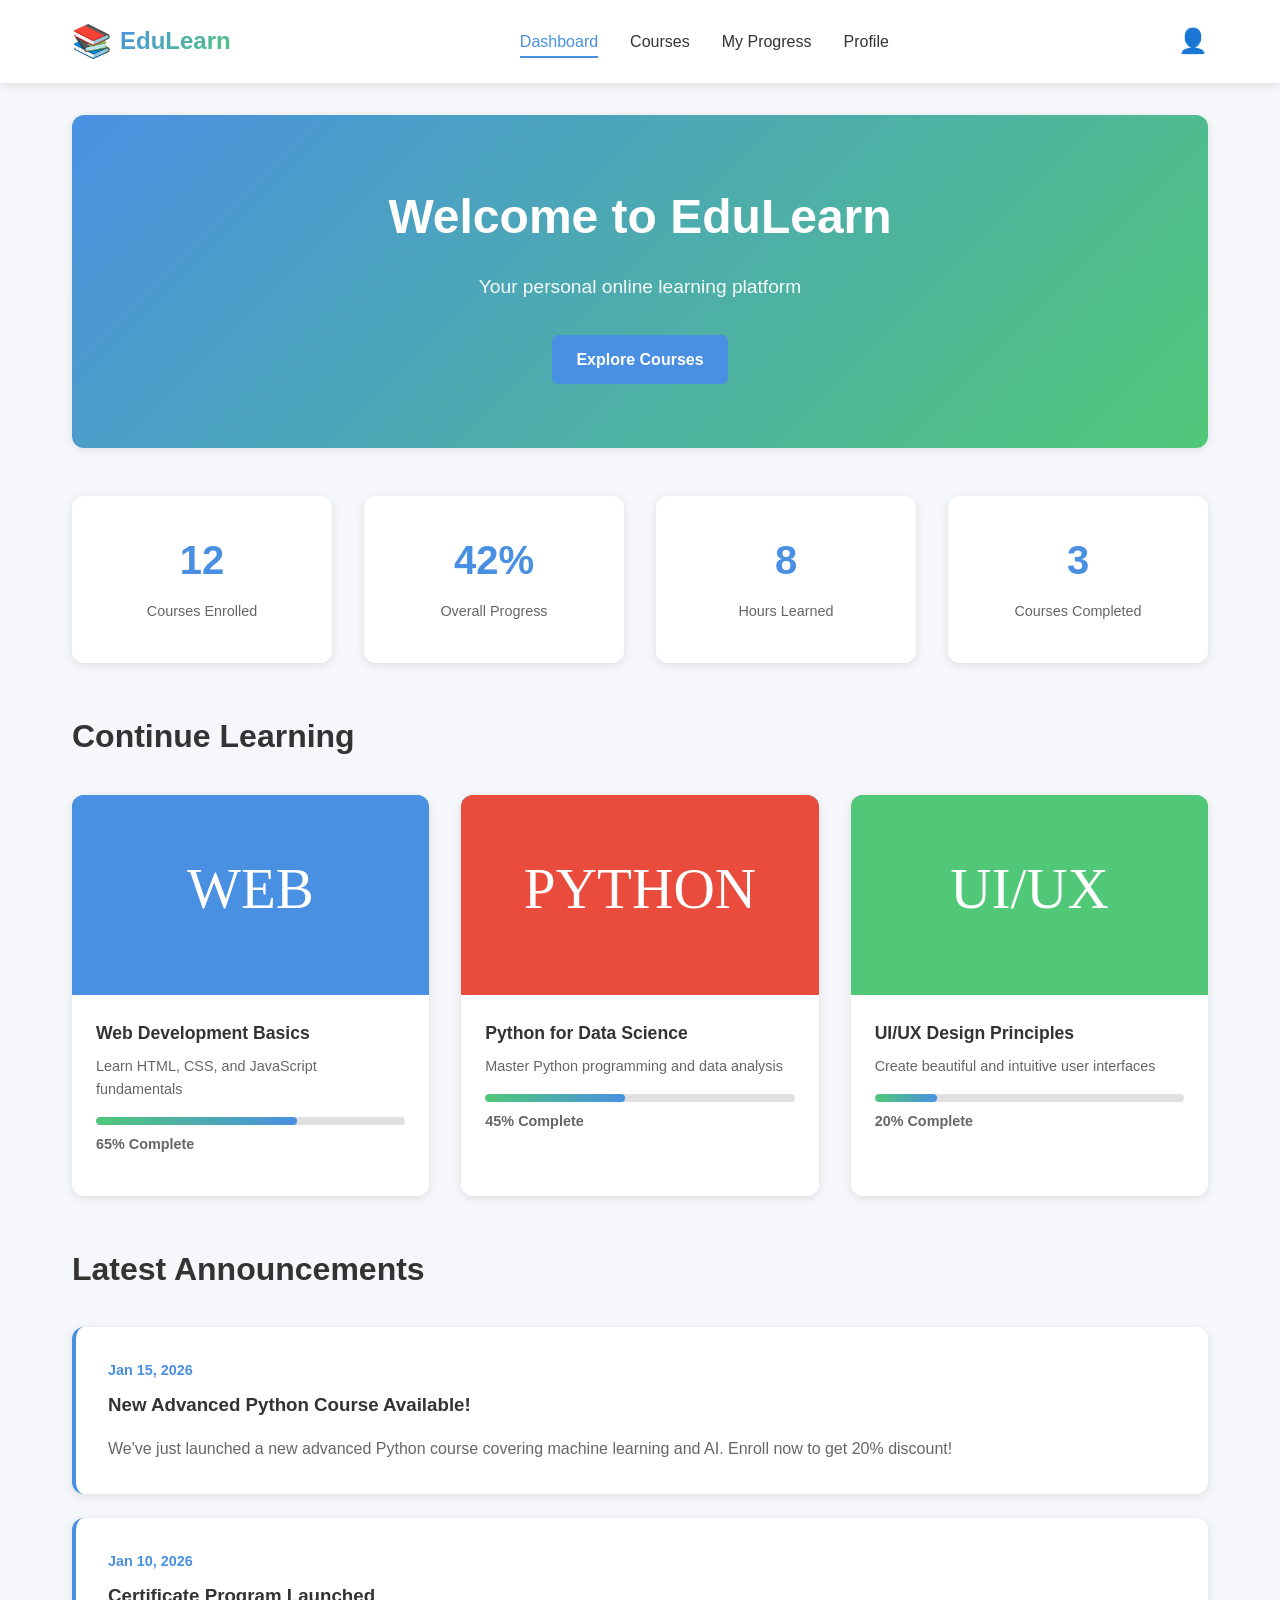
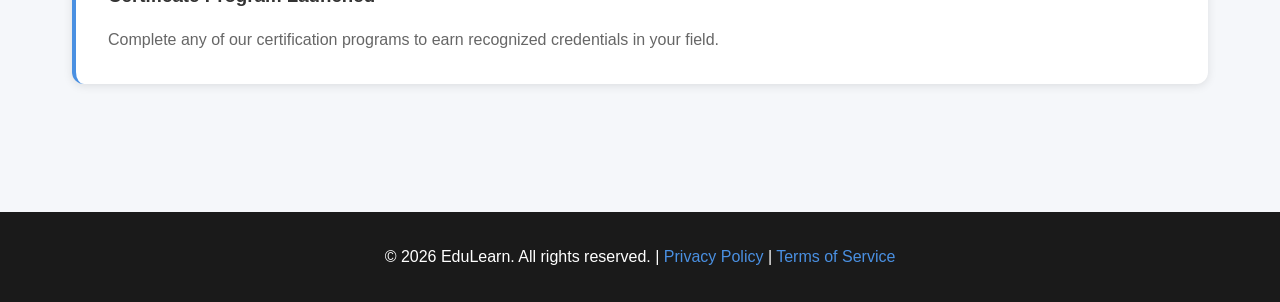
<file: index.html>
<!DOCTYPE html>
<html lang="en">
<head>
    <meta charset="UTF-8">
    <meta name="viewport" content="width=device-width, initial-scale=1.0">
    <title>EduLearn - E-Learning Platform</title>
    <link rel="stylesheet" href="styles.css">
</head>
<body>
    <nav class="navbar">
        <div class="nav-container">
            <div class="logo">
                <span class="logo-icon">📚</span>
                <span class="logo-text">EduLearn</span>
            </div>
            <ul class="nav-menu">
                <li><a href="index.html" class="active">Dashboard</a></li>
                <li><a href="courses.html">Courses</a></li>
                <li><a href="progress.html">My Progress</a></li>
                <li><a href="profile.html">Profile</a></li>
            </ul>
            <div class="user-icon">👤</div>
        </div>
    </nav>

    <main class="dashboard">
        <section class="hero">
            <div class="hero-content">
                <h1>Welcome to EduLearn</h1>
                <p>Your personal online learning platform</p>
                <a href="courses.html" class="btn btn-primary">Explore Courses</a>
            </div>
        </section>

        <section class="stats">
            <div class="stat-card">
                <div class="stat-number">12</div>
                <div class="stat-label">Courses Enrolled</div>
            </div>
            <div class="stat-card">
                <div class="stat-number">42%</div>
                <div class="stat-label">Overall Progress</div>
            </div>
            <div class="stat-card">
                <div class="stat-number">8</div>
                <div class="stat-label">Hours Learned</div>
            </div>
            <div class="stat-card">
                <div class="stat-number">3</div>
                <div class="stat-label">Courses Completed</div>
            </div>
        </section>

        <section class="recent-courses">
            <h2>Continue Learning</h2>
            <div class="courses-grid">
                <div class="course-card">
                    <div class="course-header">
                        <img src="data:image/svg+xml,%3Csvg xmlns='http://www.w3.org/2000/svg' viewBox='0 0 300 200'%3E%3Crect fill='%234A90E2' width='300' height='200'/%3E%3Ctext x='50%25' y='50%25' font-size='48' fill='white' text-anchor='middle' dominant-baseline='middle'%3EWEB%3C/text%3E%3C/svg%3E" alt="Web Development">
                    </div>
                    <div class="course-content">
                        <h3>Web Development Basics</h3>
                        <p>Learn HTML, CSS, and JavaScript fundamentals</p>
                        <div class="progress-bar">
                            <div class="progress-fill" style="width: 65%"></div>
                        </div>
                        <p class="progress-text">65% Complete</p>
                    </div>
                </div>

                <div class="course-card">
                    <div class="course-header">
                        <img src="data:image/svg+xml,%3Csvg xmlns='http://www.w3.org/2000/svg' viewBox='0 0 300 200'%3E%3Crect fill='%23E94B3C' width='300' height='200'/%3E%3Ctext x='50%25' y='50%25' font-size='48' fill='white' text-anchor='middle' dominant-baseline='middle'%3EPYTHON%3C/text%3E%3C/svg%3E" alt="Python">
                    </div>
                    <div class="course-content">
                        <h3>Python for Data Science</h3>
                        <p>Master Python programming and data analysis</p>
                        <div class="progress-bar">
                            <div class="progress-fill" style="width: 45%"></div>
                        </div>
                        <p class="progress-text">45% Complete</p>
                    </div>
                </div>

                <div class="course-card">
                    <div class="course-header">
                        <img src="data:image/svg+xml,%3Csvg xmlns='http://www.w3.org/2000/svg' viewBox='0 0 300 200'%3E%3Crect fill='%2350C878' width='300' height='200'/%3E%3Ctext x='50%25' y='50%25' font-size='48' fill='white' text-anchor='middle' dominant-baseline='middle'%3EUI/UX%3C/text%3E%3C/svg%3E" alt="UI/UX Design">
                    </div>
                    <div class="course-content">
                        <h3>UI/UX Design Principles</h3>
                        <p>Create beautiful and intuitive user interfaces</p>
                        <div class="progress-bar">
                            <div class="progress-fill" style="width: 20%"></div>
                        </div>
                        <p class="progress-text">20% Complete</p>
                    </div>
                </div>
            </div>
        </section>

        <section class="announcements">
            <h2>Latest Announcements</h2>
            <div class="announcement-card">
                <div class="announcement-date">Jan 15, 2026</div>
                <h3>New Advanced Python Course Available!</h3>
                <p>We've just launched a new advanced Python course covering machine learning and AI. Enroll now to get 20% discount!</p>
            </div>
            <div class="announcement-card">
                <div class="announcement-date">Jan 10, 2026</div>
                <h3>Certificate Program Launched</h3>
                <p>Complete any of our certification programs to earn recognized credentials in your field.</p>
            </div>
        </section>
    </main>

    <footer class="footer">
        <p>&copy; 2026 EduLearn. All rights reserved. | <a href="#">Privacy Policy</a> | <a href="#">Terms of Service</a></p>
    </footer>

    <script src="script.js"></script>
</body>
</html>
</file>
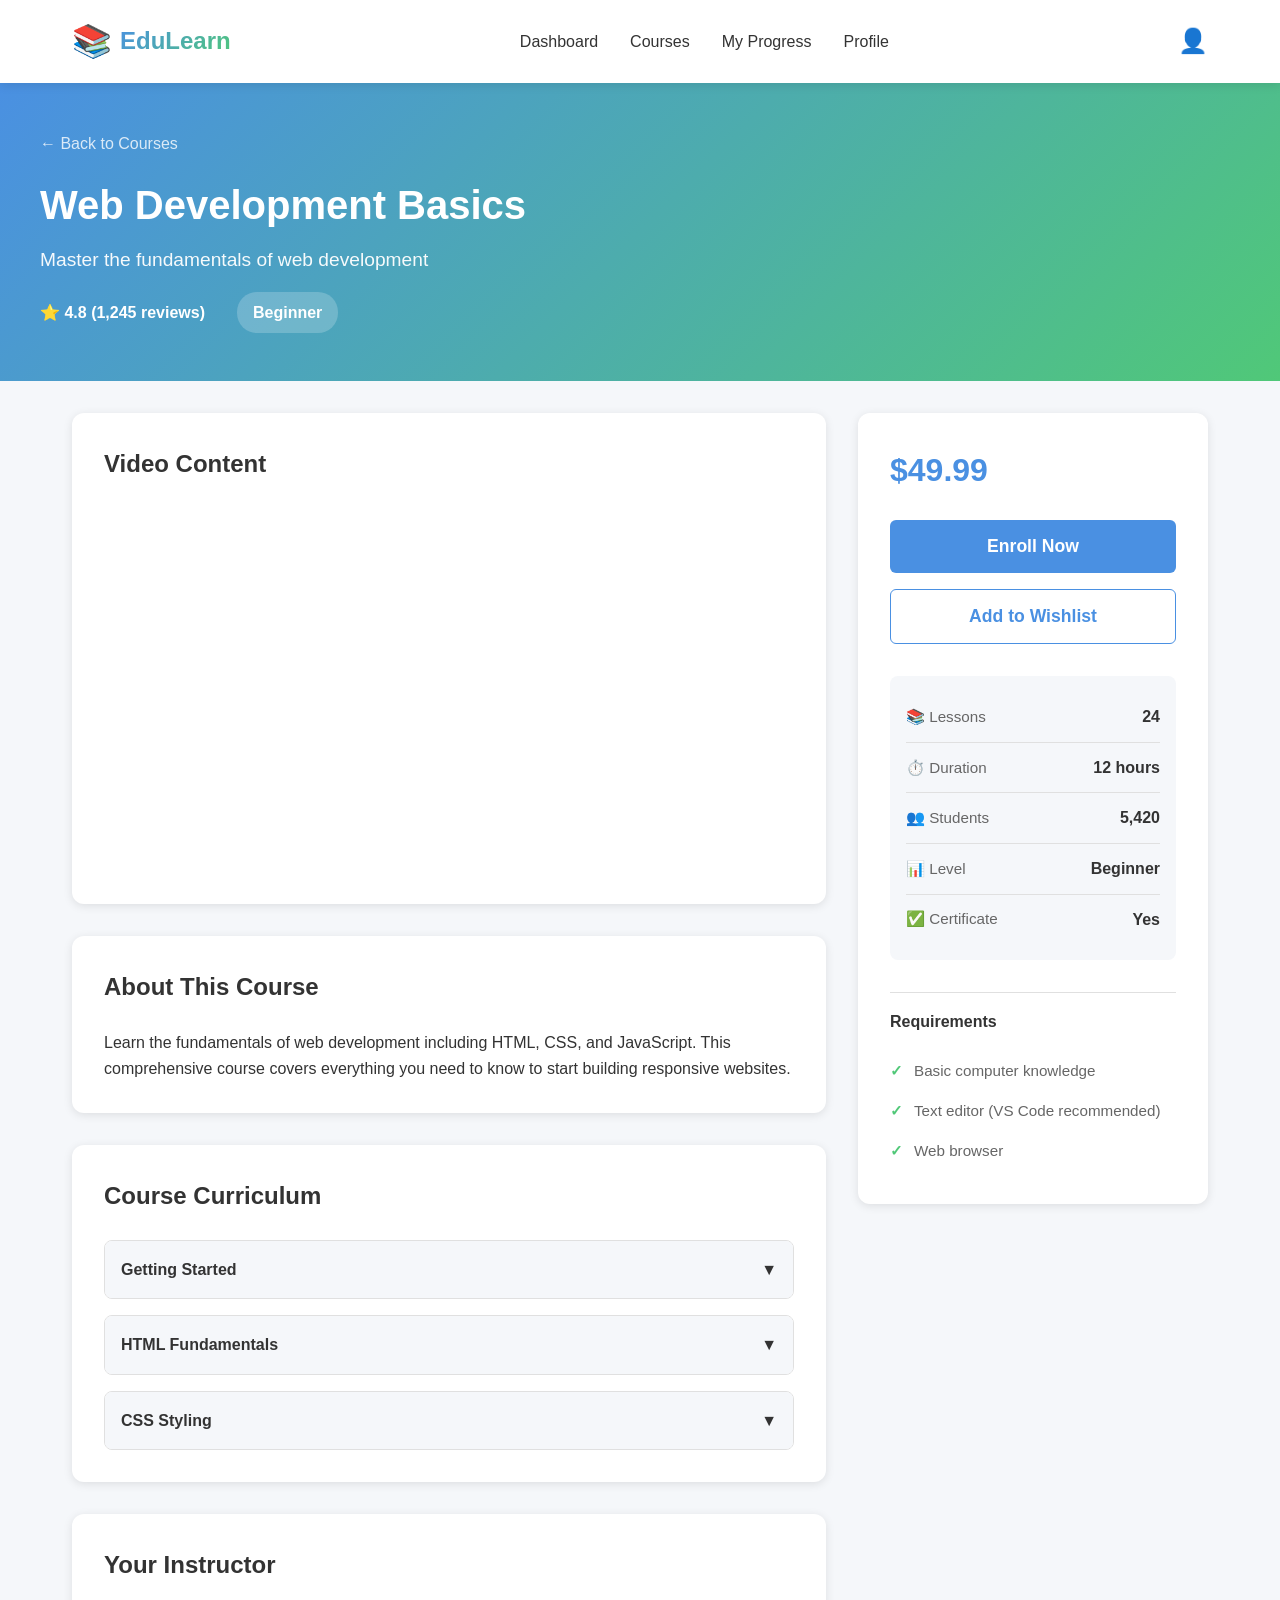
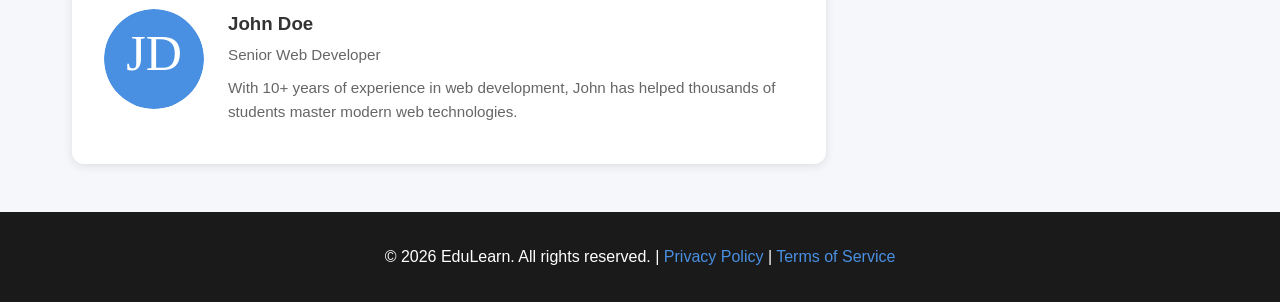
<file: course-detail.html>
<!DOCTYPE html>
<html lang="en">
<head>
    <meta charset="UTF-8">
    <meta name="viewport" content="width=device-width, initial-scale=1.0">
    <title>Course Details - EduLearn</title>
    <link rel="stylesheet" href="styles.css">
</head>
<body>
    <nav class="navbar">
        <div class="nav-container">
            <div class="logo">
                <span class="logo-icon">📚</span>
                <span class="logo-text">EduLearn</span>
            </div>
            <ul class="nav-menu">
                <li><a href="index.html">Dashboard</a></li>
                <li><a href="courses.html">Courses</a></li>
                <li><a href="progress.html">My Progress</a></li>
                <li><a href="profile.html">Profile</a></li>
            </ul>
            <div class="user-icon">👤</div>
        </div>
    </nav>

    <main class="course-detail">
        <div class="course-header-detail">
            <div class="header-content">
                <a href="courses.html" class="back-link">← Back to Courses</a>
                <h1 id="courseTitle">Web Development Basics</h1>
                <p id="courseSubtitle" class="course-subtitle">Master the fundamentals of web development</p>
                <div class="course-meta">
                    <span class="rating">⭐ 4.8 (1,245 reviews)</span>
                    <span class="level">Beginner</span>
                </div>
            </div>
        </div>

        <div class="course-detail-container">
            <div class="course-main">
                <section class="video-section">
                    <h2>Video Content</h2>
                    <div class="video-container">
                        <iframe id="courseVideo" width="100%" height="500" src="https://www.youtube.com/embed/dQw4w9WgXcQ" title="Course Video" frameborder="0" allow="accelerometer; autoplay; clipboard-write; encrypted-media; gyroscope; picture-in-picture" allowfullscreen></iframe>
                    </div>
                </section>

                <section class="course-info">
                    <h2>About This Course</h2>
                    <p id="courseDescription">Learn the fundamentals of web development including HTML, CSS, and JavaScript. This comprehensive course covers everything you need to know to start building responsive websites.</p>
                </section>

                <section class="course-curriculum">
                    <h2>Course Curriculum</h2>
                    <div class="curriculum-sections" id="curriculumSections">
                        <!-- Sections populated by JavaScript -->
                    </div>
                </section>

                <section class="instructor-section">
                    <h2>Your Instructor</h2>
                    <div class="instructor-card">
                        <img src="data:image/svg+xml,%3Csvg xmlns='http://www.w3.org/2000/svg' viewBox='0 0 100 100'%3E%3Ccircle cx='50' cy='50' r='50' fill='%234A90E2'/%3E%3Ctext x='50%25' y='50%25' font-size='50' fill='white' text-anchor='middle' dominant-baseline='middle'%3EJD%3C/text%3E%3C/svg%3E" alt="Instructor" class="instructor-avatar">
                        <div class="instructor-info">
                            <h3 id="instructorName">John Doe</h3>
                            <p id="instructorRole">Senior Web Developer</p>
                            <p id="instructorBio">With 10+ years of experience in web development, John has helped thousands of students master modern web technologies.</p>
                        </div>
                    </div>
                </section>
            </div>

            <aside class="course-sidebar">
                <div class="course-card-detail">
                    <div class="card-price">$49.99</div>
                    <button class="btn btn-primary btn-large enroll-btn-detail">Enroll Now</button>
                    <button class="btn btn-outline btn-large wishlist-btn">Add to Wishlist</button>
                    
                    <div class="course-details-list">
                        <div class="detail-item">
                            <span class="detail-label">📚 Lessons</span>
                            <span class="detail-value" id="lessonCount">24</span>
                        </div>
                        <div class="detail-item">
                            <span class="detail-label">⏱️ Duration</span>
                            <span class="detail-value" id="courseDuration">12 hours</span>
                        </div>
                        <div class="detail-item">
                            <span class="detail-label">👥 Students</span>
                            <span class="detail-value" id="studentCount">5,420</span>
                        </div>
                        <div class="detail-item">
                            <span class="detail-label">📊 Level</span>
                            <span class="detail-value" id="courseLevel">Beginner</span>
                        </div>
                        <div class="detail-item">
                            <span class="detail-label">✅ Certificate</span>
                            <span class="detail-value">Yes</span>
                        </div>
                    </div>

                    <div class="requirements">
                        <h3>Requirements</h3>
                        <ul>
                            <li>Basic computer knowledge</li>
                            <li>Text editor (VS Code recommended)</li>
                            <li>Web browser</li>
                        </ul>
                    </div>
                </div>
            </aside>
        </div>
    </main>

    <footer class="footer">
        <p>&copy; 2026 EduLearn. All rights reserved. | <a href="#">Privacy Policy</a> | <a href="#">Terms of Service</a></p>
    </footer>

    <script src="script.js"></script>
</body>
</html>
</file>
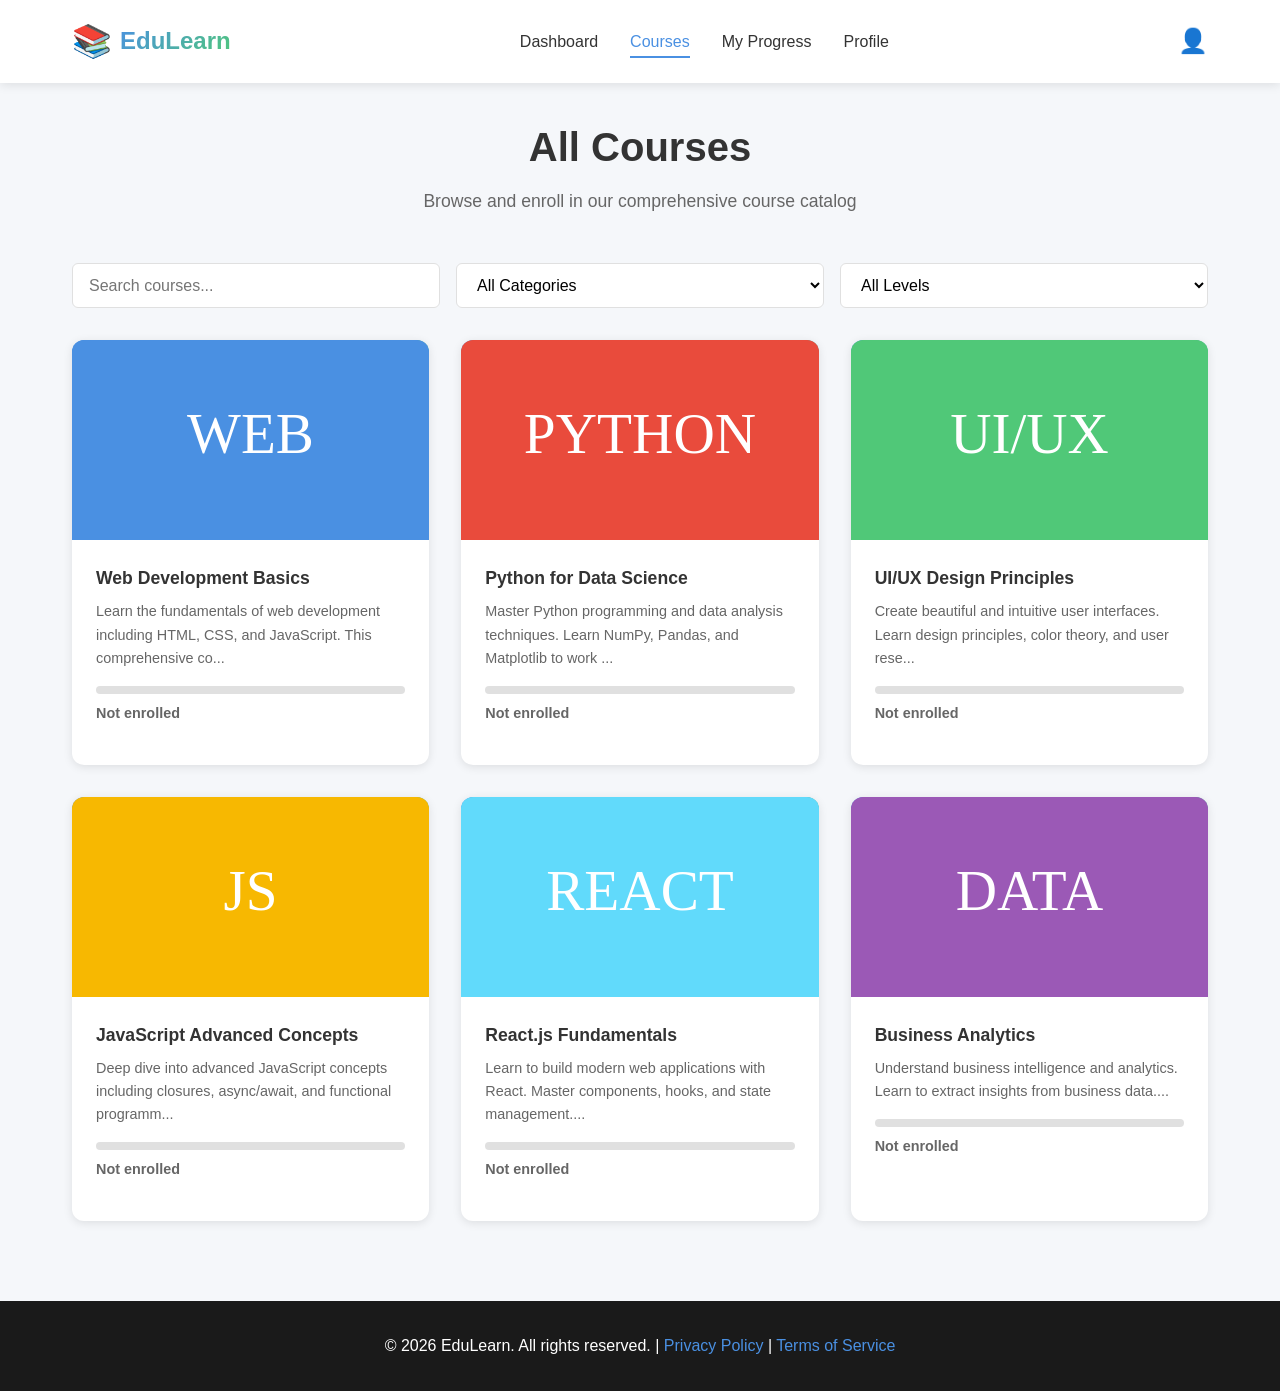
<file: courses.html>
<!DOCTYPE html>
<html lang="en">
<head>
    <meta charset="UTF-8">
    <meta name="viewport" content="width=device-width, initial-scale=1.0">
    <title>Courses - EduLearn</title>
    <link rel="stylesheet" href="styles.css">
</head>
<body>
    <nav class="navbar">
        <div class="nav-container">
            <div class="logo">
                <span class="logo-icon">📚</span>
                <span class="logo-text">EduLearn</span>
            </div>
            <ul class="nav-menu">
                <li><a href="index.html">Dashboard</a></li>
                <li><a href="courses.html" class="active">Courses</a></li>
                <li><a href="progress.html">My Progress</a></li>
                <li><a href="profile.html">Profile</a></li>
            </ul>
            <div class="user-icon">👤</div>
        </div>
    </nav>

    <main class="courses-page">
        <section class="page-header">
            <h1>All Courses</h1>
            <p>Browse and enroll in our comprehensive course catalog</p>
        </section>

        <section class="filters">
            <input type="text" id="searchInput" placeholder="Search courses..." class="search-input">
            <select id="categoryFilter" class="category-filter">
                <option value="">All Categories</option>
                <option value="web">Web Development</option>
                <option value="python">Python</option>
                <option value="design">Design</option>
                <option value="business">Business</option>
            </select>
            <select id="difficultyFilter" class="difficulty-filter">
                <option value="">All Levels</option>
                <option value="beginner">Beginner</option>
                <option value="intermediate">Intermediate</option>
                <option value="advanced">Advanced</option>
            </select>
        </section>

        <section class="courses-grid" id="coursesGrid">
            <!-- Courses will be populated by JavaScript -->
        </section>
    </main>

    <div id="courseModal" class="modal">
        <div class="modal-content">
            <span class="close">&times;</span>
            <div class="modal-header">
                <h2 id="modalTitle"></h2>
                <p id="modalCategory"></p>
            </div>
            <div class="modal-body">
                <p id="modalDescription"></p>
                <div class="modal-info">
                    <div class="info-item">
                        <strong>Instructor:</strong>
                        <span id="modalInstructor"></span>
                    </div>
                    <div class="info-item">
                        <strong>Duration:</strong>
                        <span id="modalDuration"></span>
                    </div>
                    <div class="info-item">
                        <strong>Level:</strong>
                        <span id="modalLevel"></span>
                    </div>
                    <div class="info-item">
                        <strong>Students:</strong>
                        <span id="modalStudents"></span>
                    </div>
                </div>
                <div class="modal-lessons">
                    <h3>Course Lessons</h3>
                    <ul id="lessonsList"></ul>
                </div>
            </div>
            <div class="modal-footer">
                <button class="btn btn-secondary close-btn">Close</button>
                <button class="btn btn-primary enroll-btn">Enroll Now</button>
            </div>
        </div>
    </div>

    <footer class="footer">
        <p>&copy; 2026 EduLearn. All rights reserved. | <a href="#">Privacy Policy</a> | <a href="#">Terms of Service</a></p>
    </footer>

    <script src="script.js"></script>
</body>
</html>
</file>
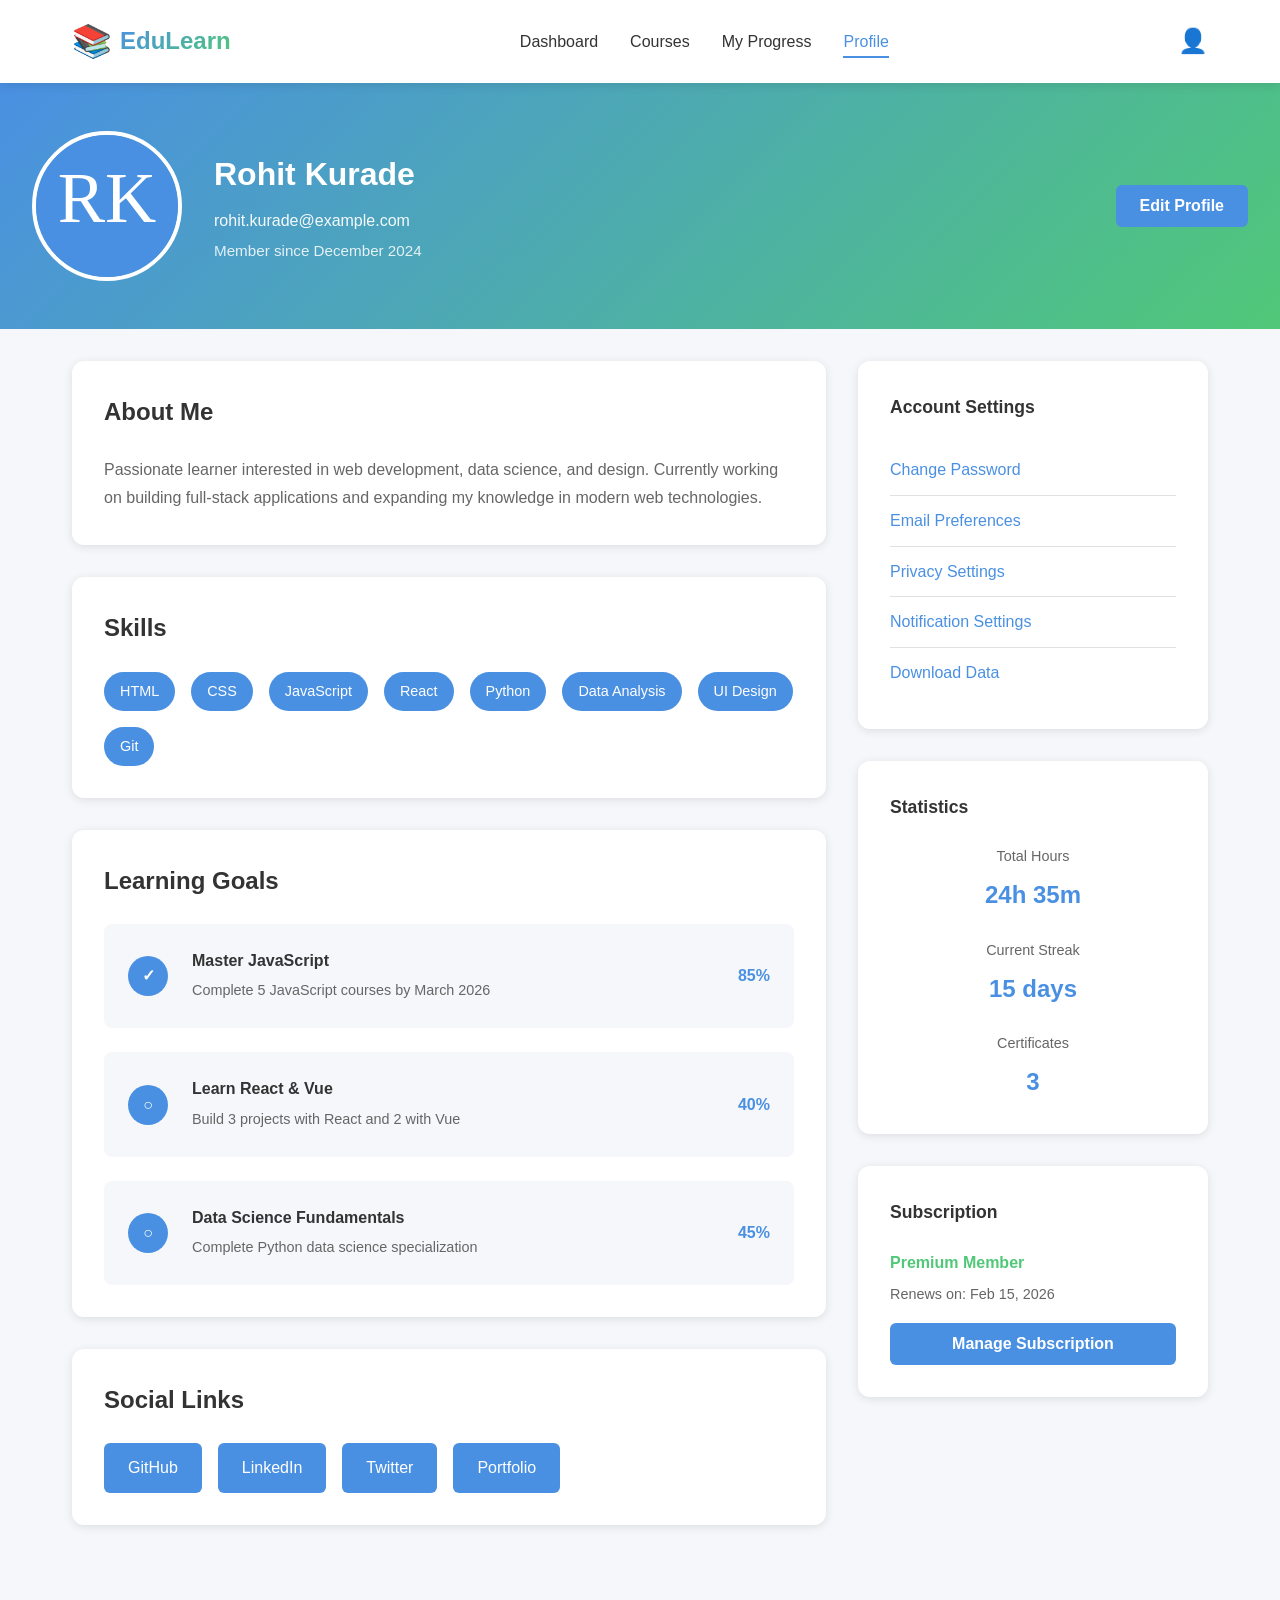
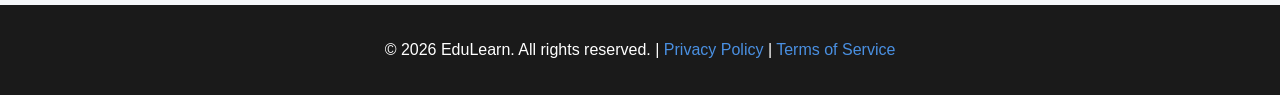
<file: profile.html>
<!DOCTYPE html>
<html lang="en">
<head>
    <meta charset="UTF-8">
    <meta name="viewport" content="width=device-width, initial-scale=1.0">
    <title>Profile - EduLearn</title>
    <link rel="stylesheet" href="styles.css">
</head>
<body>
    <nav class="navbar">
        <div class="nav-container">
            <div class="logo">
                <span class="logo-icon">📚</span>
                <span class="logo-text">EduLearn</span>
            </div>
            <ul class="nav-menu">
                <li><a href="index.html">Dashboard</a></li>
                <li><a href="courses.html">Courses</a></li>
                <li><a href="progress.html">My Progress</a></li>
                <li><a href="profile.html" class="active">Profile</a></li>
            </ul>
            <div class="user-icon">👤</div>
        </div>
    </nav>

    <main class="profile-page">
        <section class="profile-header">
            <img src="data:image/svg+xml,%3Csvg xmlns='http://www.w3.org/2000/svg' viewBox='0 0 200 200'%3E%3Ccircle cx='100' cy='100' r='100' fill='%234A90E2'/%3E%3Ctext x='50%25' y='50%25' font-size='100' fill='white' text-anchor='middle' dominant-baseline='middle'%3ERK%3C/text%3E%3C/svg%3E" alt="Profile Avatar" class="profile-avatar">
            <div class="profile-header-info">
                <h1>Rohit Kurade</h1>
                <p class="profile-email">rohit.kurade@example.com</p>
                <p class="profile-member">Member since December 2024</p>
            </div>
            <button class="btn btn-primary edit-profile-btn">Edit Profile</button>
        </section>

        <div class="profile-container">
            <div class="profile-main">
                <section class="profile-section">
                    <h2>About Me</h2>
                    <p>Passionate learner interested in web development, data science, and design. Currently working on building full-stack applications and expanding my knowledge in modern web technologies.</p>
                </section>

                <section class="profile-section">
                    <h2>Skills</h2>
                    <div class="skills-grid">
                        <div class="skill-tag">HTML</div>
                        <div class="skill-tag">CSS</div>
                        <div class="skill-tag">JavaScript</div>
                        <div class="skill-tag">React</div>
                        <div class="skill-tag">Python</div>
                        <div class="skill-tag">Data Analysis</div>
                        <div class="skill-tag">UI Design</div>
                        <div class="skill-tag">Git</div>
                    </div>
                </section>

                <section class="profile-section">
                    <h2>Learning Goals</h2>
                    <div class="goals-list">
                        <div class="goal-item">
                            <div class="goal-check">✓</div>
                            <div class="goal-content">
                                <h3>Master JavaScript</h3>
                                <p>Complete 5 JavaScript courses by March 2026</p>
                            </div>
                            <div class="goal-progress">85%</div>
                        </div>

                        <div class="goal-item">
                            <div class="goal-check">○</div>
                            <div class="goal-content">
                                <h3>Learn React & Vue</h3>
                                <p>Build 3 projects with React and 2 with Vue</p>
                            </div>
                            <div class="goal-progress">40%</div>
                        </div>

                        <div class="goal-item">
                            <div class="goal-check">○</div>
                            <div class="goal-content">
                                <h3>Data Science Fundamentals</h3>
                                <p>Complete Python data science specialization</p>
                            </div>
                            <div class="goal-progress">45%</div>
                        </div>
                    </div>
                </section>

                <section class="profile-section">
                    <h2>Social Links</h2>
                    <div class="social-links">
                        <a href="#" class="social-link">GitHub</a>
                        <a href="#" class="social-link">LinkedIn</a>
                        <a href="#" class="social-link">Twitter</a>
                        <a href="#" class="social-link">Portfolio</a>
                    </div>
                </section>
            </div>

            <aside class="profile-sidebar">
                <section class="sidebar-card">
                    <h3>Account Settings</h3>
                    <ul class="settings-list">
                        <li><a href="#">Change Password</a></li>
                        <li><a href="#">Email Preferences</a></li>
                        <li><a href="#">Privacy Settings</a></li>
                        <li><a href="#">Notification Settings</a></li>
                        <li><a href="#">Download Data</a></li>
                    </ul>
                </section>

                <section class="sidebar-card">
                    <h3>Statistics</h3>
                    <div class="stats-box">
                        <div class="stat">
                            <div class="stat-label">Total Hours</div>
                            <div class="stat-val">24h 35m</div>
                        </div>
                        <div class="stat">
                            <div class="stat-label">Current Streak</div>
                            <div class="stat-val">15 days</div>
                        </div>
                        <div class="stat">
                            <div class="stat-label">Certificates</div>
                            <div class="stat-val">3</div>
                        </div>
                    </div>
                </section>

                <section class="sidebar-card">
                    <h3>Subscription</h3>
                    <p class="subscription-status">Premium Member</p>
                    <p class="subscription-date">Renews on: Feb 15, 2026</p>
                    <button class="btn btn-primary btn-block">Manage Subscription</button>
                </section>
            </aside>
        </div>
    </main>

    <footer class="footer">
        <p>&copy; 2026 EduLearn. All rights reserved. | <a href="#">Privacy Policy</a> | <a href="#">Terms of Service</a></p>
    </footer>

    <script src="script.js"></script>
</body>
</html>
</file>
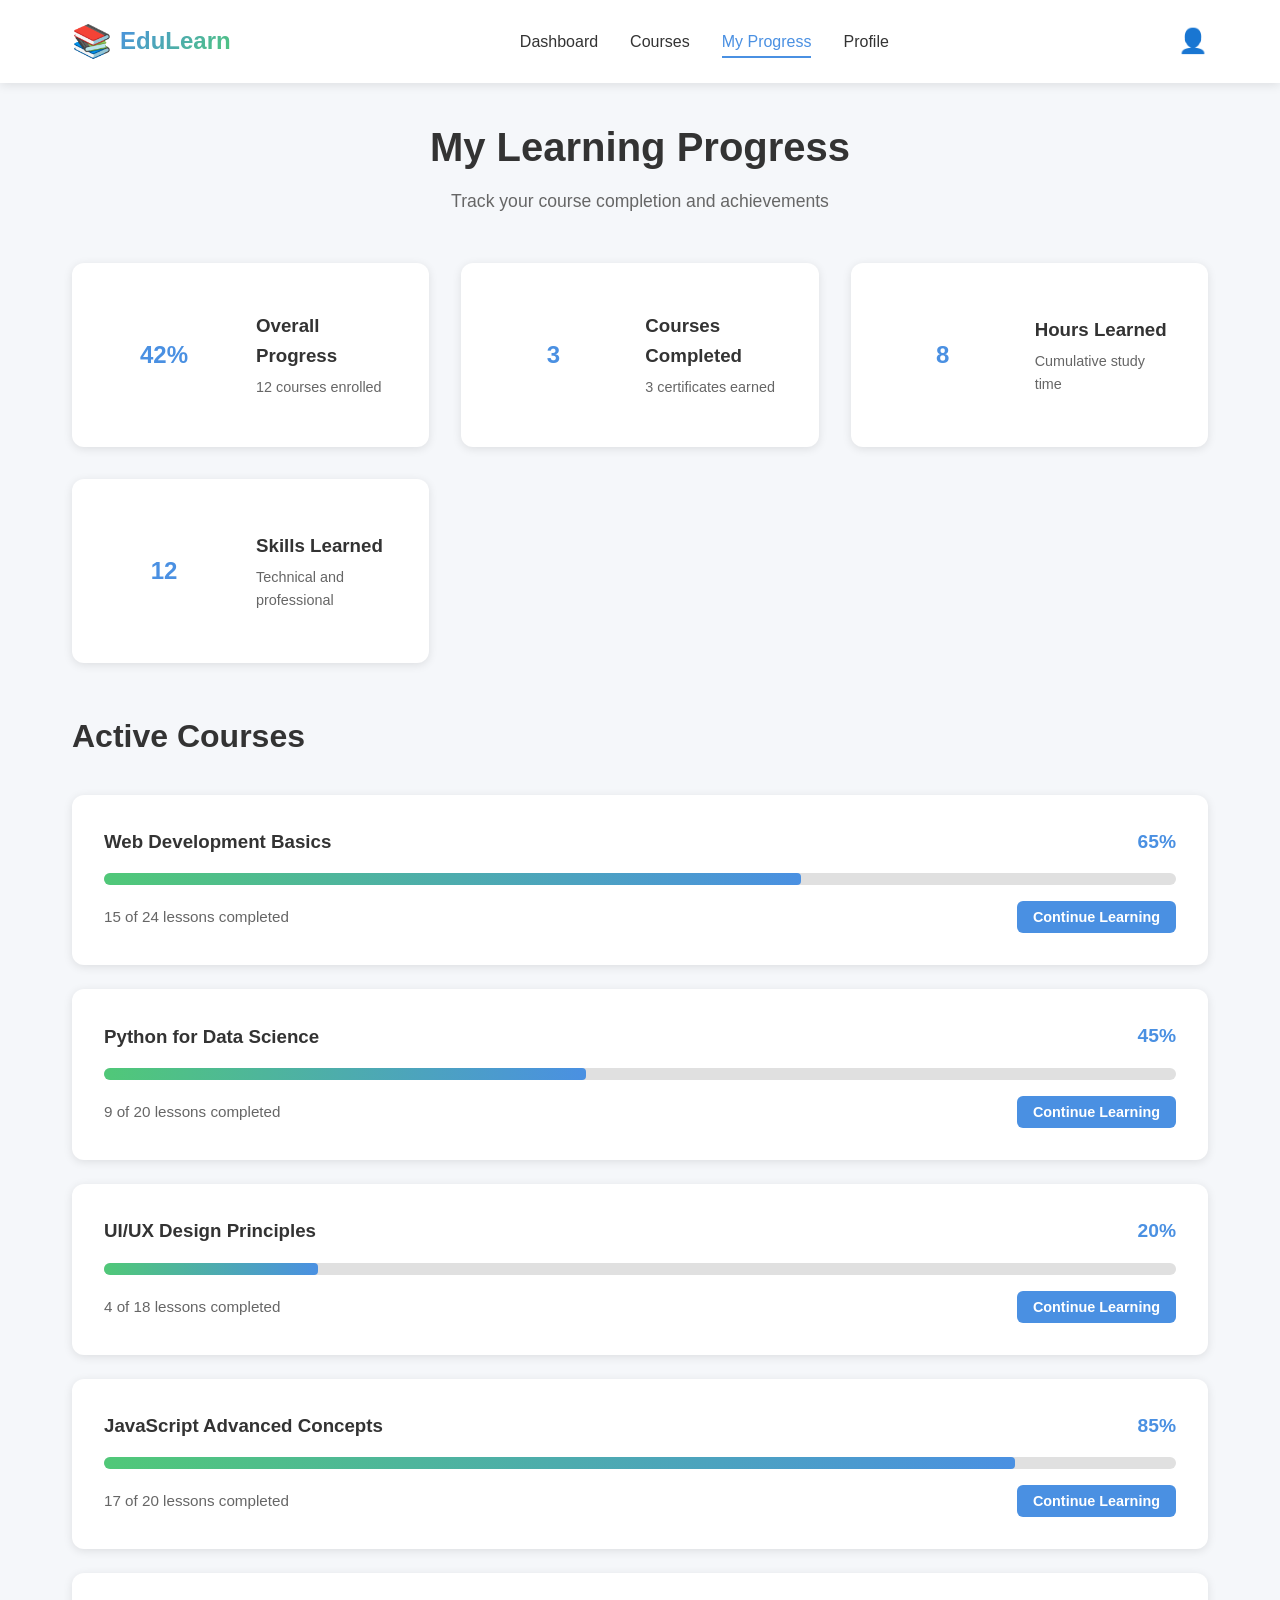
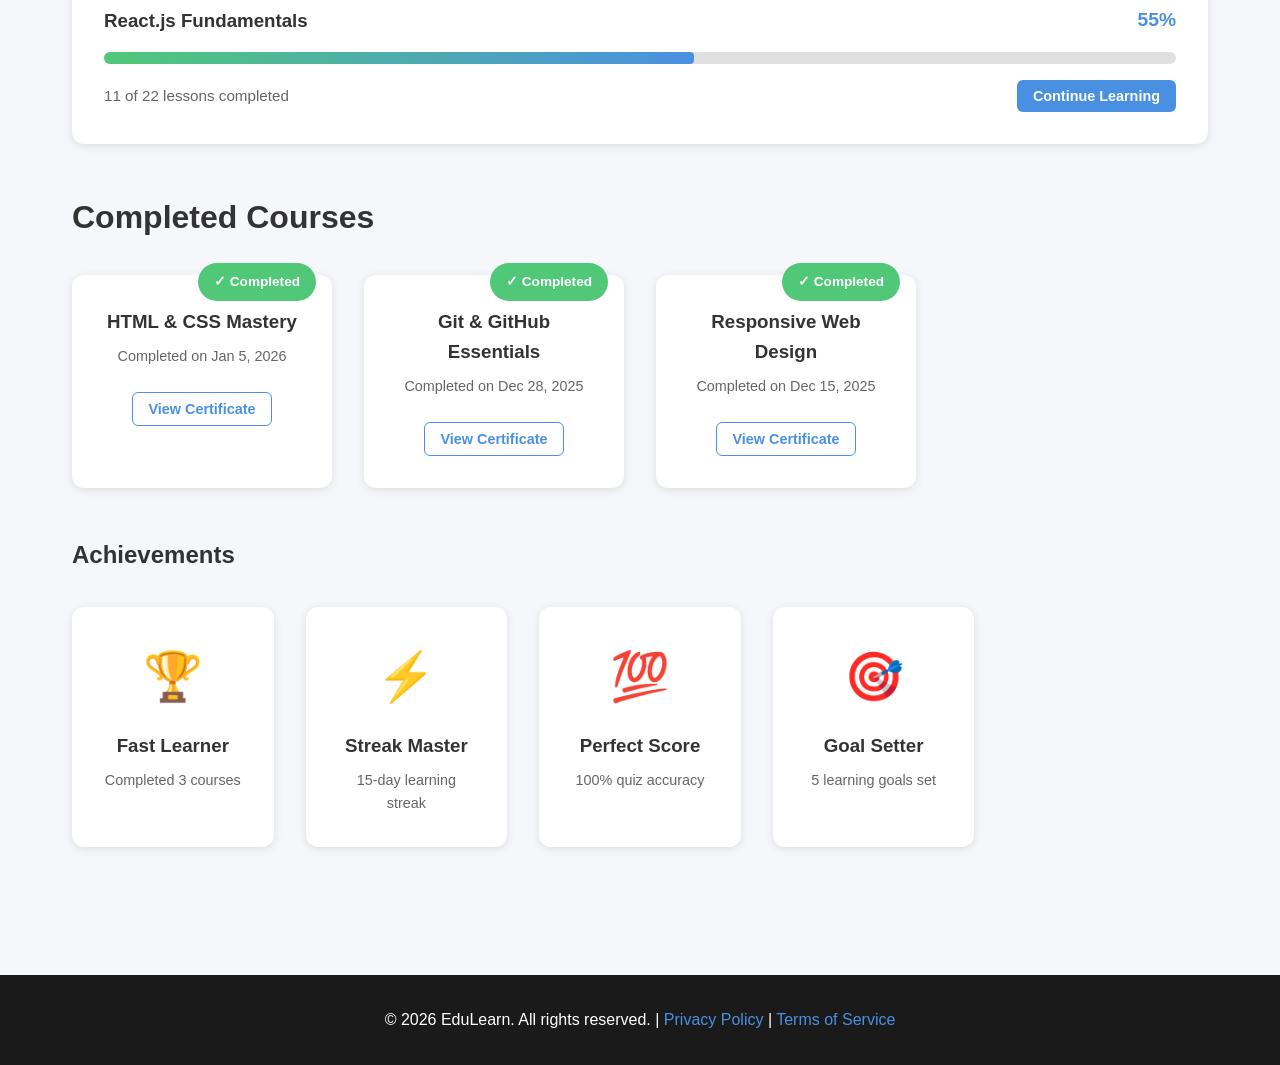
<file: progress.html>
<!DOCTYPE html>
<html lang="en">
<head>
    <meta charset="UTF-8">
    <meta name="viewport" content="width=device-width, initial-scale=1.0">
    <title>My Progress - EduLearn</title>
    <link rel="stylesheet" href="styles.css">
</head>
<body>
    <nav class="navbar">
        <div class="nav-container">
            <div class="logo">
                <span class="logo-icon">📚</span>
                <span class="logo-text">EduLearn</span>
            </div>
            <ul class="nav-menu">
                <li><a href="index.html">Dashboard</a></li>
                <li><a href="courses.html">Courses</a></li>
                <li><a href="progress.html" class="active">My Progress</a></li>
                <li><a href="profile.html">Profile</a></li>
            </ul>
            <div class="user-icon">👤</div>
        </div>
    </nav>

    <main class="progress-page">
        <section class="page-header">
            <h1>My Learning Progress</h1>
            <p>Track your course completion and achievements</p>
        </section>

        <section class="progress-overview">
            <div class="progress-stat">
                <div class="stat-circle" style="--progress: 42%">
                    <div class="stat-value">42%</div>
                </div>
                <div class="stat-info">
                    <h3>Overall Progress</h3>
                    <p>12 courses enrolled</p>
                </div>
            </div>

            <div class="progress-stat">
                <div class="stat-circle" style="--progress: 100%">
                    <div class="stat-value">3</div>
                </div>
                <div class="stat-info">
                    <h3>Courses Completed</h3>
                    <p>3 certificates earned</p>
                </div>
            </div>

            <div class="progress-stat">
                <div class="stat-circle" style="--progress: 60%">
                    <div class="stat-value">8</div>
                </div>
                <div class="stat-info">
                    <h3>Hours Learned</h3>
                    <p>Cumulative study time</p>
                </div>
            </div>

            <div class="progress-stat">
                <div class="stat-circle" style="--progress: 80%">
                    <div class="stat-value">12</div>
                </div>
                <div class="stat-info">
                    <h3>Skills Learned</h3>
                    <p>Technical and professional</p>
                </div>
            </div>
        </section>

        <section class="active-courses">
            <h2>Active Courses</h2>
            <div class="progress-list">
                <div class="progress-item">
                    <div class="progress-item-header">
                        <h3>Web Development Basics</h3>
                        <span class="progress-percentage">65%</span>
                    </div>
                    <div class="progress-bar-large">
                        <div class="progress-fill" style="width: 65%"></div>
                    </div>
                    <div class="progress-details">
                        <span>15 of 24 lessons completed</span>
                        <button class="btn btn-small btn-primary">Continue Learning</button>
                    </div>
                </div>

                <div class="progress-item">
                    <div class="progress-item-header">
                        <h3>Python for Data Science</h3>
                        <span class="progress-percentage">45%</span>
                    </div>
                    <div class="progress-bar-large">
                        <div class="progress-fill" style="width: 45%"></div>
                    </div>
                    <div class="progress-details">
                        <span>9 of 20 lessons completed</span>
                        <button class="btn btn-small btn-primary">Continue Learning</button>
                    </div>
                </div>

                <div class="progress-item">
                    <div class="progress-item-header">
                        <h3>UI/UX Design Principles</h3>
                        <span class="progress-percentage">20%</span>
                    </div>
                    <div class="progress-bar-large">
                        <div class="progress-fill" style="width: 20%"></div>
                    </div>
                    <div class="progress-details">
                        <span>4 of 18 lessons completed</span>
                        <button class="btn btn-small btn-primary">Continue Learning</button>
                    </div>
                </div>

                <div class="progress-item">
                    <div class="progress-item-header">
                        <h3>JavaScript Advanced Concepts</h3>
                        <span class="progress-percentage">85%</span>
                    </div>
                    <div class="progress-bar-large">
                        <div class="progress-fill" style="width: 85%"></div>
                    </div>
                    <div class="progress-details">
                        <span>17 of 20 lessons completed</span>
                        <button class="btn btn-small btn-primary">Continue Learning</button>
                    </div>
                </div>

                <div class="progress-item">
                    <div class="progress-item-header">
                        <h3>React.js Fundamentals</h3>
                        <span class="progress-percentage">55%</span>
                    </div>
                    <div class="progress-bar-large">
                        <div class="progress-fill" style="width: 55%"></div>
                    </div>
                    <div class="progress-details">
                        <span>11 of 22 lessons completed</span>
                        <button class="btn btn-small btn-primary">Continue Learning</button>
                    </div>
                </div>
            </div>
        </section>

        <section class="completed-courses">
            <h2>Completed Courses</h2>
            <div class="completed-grid">
                <div class="completed-card">
                    <div class="completed-badge">✓ Completed</div>
                    <h3>HTML & CSS Mastery</h3>
                    <p>Completed on Jan 5, 2026</p>
                    <button class="btn btn-small btn-outline">View Certificate</button>
                </div>

                <div class="completed-card">
                    <div class="completed-badge">✓ Completed</div>
                    <h3>Git & GitHub Essentials</h3>
                    <p>Completed on Dec 28, 2025</p>
                    <button class="btn btn-small btn-outline">View Certificate</button>
                </div>

                <div class="completed-card">
                    <div class="completed-badge">✓ Completed</div>
                    <h3>Responsive Web Design</h3>
                    <p>Completed on Dec 15, 2025</p>
                    <button class="btn btn-small btn-outline">View Certificate</button>
                </div>
            </div>
        </section>

        <section class="achievements">
            <h2>Achievements</h2>
            <div class="achievements-grid">
                <div class="achievement">
                    <div class="achievement-icon">🏆</div>
                    <h3>Fast Learner</h3>
                    <p>Completed 3 courses</p>
                </div>
                <div class="achievement">
                    <div class="achievement-icon">⚡</div>
                    <h3>Streak Master</h3>
                    <p>15-day learning streak</p>
                </div>
                <div class="achievement">
                    <div class="achievement-icon">💯</div>
                    <h3>Perfect Score</h3>
                    <p>100% quiz accuracy</p>
                </div>
                <div class="achievement">
                    <div class="achievement-icon">🎯</div>
                    <h3>Goal Setter</h3>
                    <p>5 learning goals set</p>
                </div>
            </div>
        </section>
    </main>

    <footer class="footer">
        <p>&copy; 2026 EduLearn. All rights reserved. | <a href="#">Privacy Policy</a> | <a href="#">Terms of Service</a></p>
    </footer>

    <script src="script.js"></script>
</body>
</html>
</file>
<file: styles.css>
:root {
    --primary-color: #4A90E2;
    --secondary-color: #50C878;
    --accent-color: #E94B3C;
    --dark-bg: #1a1a1a;
    --light-bg: #f5f7fa;
    --text-dark: #333;
    --text-light: #666;
    --border-color: #e0e0e0;
    --shadow: 0 2px 10px rgba(0, 0, 0, 0.1);
    --transition: all 0.3s ease;
}

* {
    margin: 0;
    padding: 0;
    box-sizing: border-box;
}

html {
    scroll-behavior: smooth;
}

body {
    font-family: -apple-system, BlinkMacSystemFont, 'Segoe UI', Roboto, Oxygen, Ubuntu, Cantarell, sans-serif;
    background-color: var(--light-bg);
    color: var(--text-dark);
    line-height: 1.6;
}

/* ==================== NAVBAR ==================== */
.navbar {
    background: white;
    box-shadow: var(--shadow);
    position: sticky;
    top: 0;
    z-index: 1000;
}

.nav-container {
    max-width: 1200px;
    margin: 0 auto;
    padding: 1rem 2rem;
    display: flex;
    justify-content: space-between;
    align-items: center;
}

.logo {
    display: flex;
    align-items: center;
    gap: 0.5rem;
    font-size: 1.5rem;
    font-weight: bold;
    color: var(--primary-color);
    text-decoration: none;
}

.logo-icon {
    font-size: 2rem;
}

.logo-text {
    background: linear-gradient(135deg, var(--primary-color), var(--secondary-color));
    -webkit-background-clip: text;
    -webkit-text-fill-color: transparent;
    background-clip: text;
}

.nav-menu {
    display: flex;
    list-style: none;
    gap: 2rem;
}

.nav-menu a {
    color: var(--text-dark);
    text-decoration: none;
    font-weight: 500;
    transition: var(--transition);
    position: relative;
}

.nav-menu a:hover,
.nav-menu a.active {
    color: var(--primary-color);
}

.nav-menu a.active::after {
    content: '';
    position: absolute;
    bottom: -0.5rem;
    left: 0;
    right: 0;
    height: 2px;
    background: var(--primary-color);
}

.user-icon {
    font-size: 1.5rem;
    cursor: pointer;
    transition: var(--transition);
}

.user-icon:hover {
    transform: scale(1.1);
}

/* ==================== BUTTONS ==================== */
.btn {
    padding: 0.75rem 1.5rem;
    border: none;
    border-radius: 6px;
    font-size: 1rem;
    font-weight: 600;
    cursor: pointer;
    transition: var(--transition);
    text-decoration: none;
    display: inline-block;
    text-align: center;
}

.btn-primary {
    background: var(--primary-color);
    color: white;
}

.btn-primary:hover {
    background: #357ABD;
    transform: translateY(-2px);
    box-shadow: 0 4px 15px rgba(74, 144, 226, 0.3);
}

.btn-secondary {
    background: var(--text-light);
    color: white;
}

.btn-secondary:hover {
    background: #555;
}

.btn-outline {
    border: 1.9px solid var(--primary-color);
    color: var(--primary-color);
    background: transparent;
}

.btn-outline:hover {
    background: var(--primary-color);
    color: white;
}

.btn-large {
    padding: 1rem 2rem;
    font-size: 1.1rem;
}

.btn-small {
    padding: 0.5rem 1rem;
    font-size: 0.9rem;
}

.btn-block {
    width: 100%;
}

/* ==================== DASHBOARD PAGE ==================== */
.dashboard {
    max-width: 1200px;
    margin: 0 auto;
    padding: 2rem;
}

.hero {
    background: linear-gradient(135deg, var(--primary-color), var(--secondary-color));
    color: white;
    padding: 4rem 2rem;
    border-radius: 12px;
    text-align: center;
    margin-bottom: 3rem;
    box-shadow: var(--shadow);
}

.hero h1 {
    font-size: 3rem;
    margin-bottom: 1rem;
}

.hero p {
    font-size: 1.2rem;
    margin-bottom: 2rem;
    opacity: 0.95;
}

/* ==================== STATS SECTION ==================== */
.stats {
    display: grid;
    grid-template-columns: repeat(auto-fit, minmax(250px, 1fr));
    gap: 2rem;
    margin-bottom: 3rem;
}

.stat-card {
    background: white;
    padding: 2rem;
    border-radius: 12px;
    box-shadow: var(--shadow);
    text-align: center;
    transition: var(--transition);
}

.stat-card:hover {
    transform: translateY(-5px);
    box-shadow: 0 5px 20px rgba(0, 0, 0, 0.15);
}

.stat-number {
    font-size: 2.5rem;
    font-weight: bold;
    color: var(--primary-color);
    margin-bottom: 0.5rem;
}

.stat-label {
    color: var(--text-light);
    font-size: 1rem;
}

/* ==================== COURSES SECTION ==================== */
.recent-courses {
    margin-bottom: 3rem;
}

.recent-courses h2,
.active-courses h2,
.completed-courses h2,
.page-header h1 {
    font-size: 2rem;
    margin-bottom: 2rem;
    color: var(--text-dark);
}

.courses-grid {
    display: grid;
    grid-template-columns: repeat(auto-fill, minmax(300px, 1fr));
    gap: 2rem;
}

.course-card {
    background: white;
    border-radius: 12px;
    overflow: hidden;
    box-shadow: var(--shadow);
    transition: var(--transition);
    cursor: pointer;
}

.course-card:hover {
    transform: translateY(-8px);
    box-shadow: 0 8px 25px rgba(0, 0, 0, 0.15);
}

.course-header {
    height: 200px;
    overflow: hidden;
    background: linear-gradient(135deg, var(--primary-color), var(--secondary-color));
}

.course-header img {
    width: 100%;
    height: 100%;
    object-fit: cover;
}

.course-content {
    padding: 1.5rem;
}

.course-content h3 {
    margin-bottom: 0.5rem;
    color: var(--text-dark);
    font-size: 1.1rem;
}

.course-content p {
    color: var(--text-light);
    font-size: 0.9rem;
    margin-bottom: 1rem;
}

.progress-bar {
    width: 100%;
    height: 8px;
    background: var(--border-color);
    border-radius: 4px;
    overflow: hidden;
    margin-bottom: 0.5rem;
}

.progress-fill {
    height: 100%;
    background: linear-gradient(90deg, var(--secondary-color), var(--primary-color));
    border-radius: 4px;
    transition: width 0.3s ease;
}

.progress-text {
    font-size: 0.85rem;
    color: var(--text-light);
    font-weight: 600;
}

/* ==================== ANNOUNCEMENTS ==================== */
.announcements {
    margin-bottom: 3rem;
}

.announcements h2 {
    font-size: 2rem;
    margin-bottom: 2rem;
}

.announcement-card {
    background: white;
    padding: 2rem;
    border-radius: 12px;
    box-shadow: var(--shadow);
    margin-bottom: 1.5rem;
    border-left: 4px solid var(--primary-color);
    transition: var(--transition);
}

.announcement-card:hover {
    box-shadow: 0 5px 20px rgba(0, 0, 0, 0.15);
}

.announcement-date {
    color: var(--primary-color);
    font-size: 0.9rem;
    font-weight: 600;
    margin-bottom: 0.5rem;
}

.announcement-card h3 {
    margin-bottom: 1rem;
    color: var(--text-dark);
}

.announcement-card p {
    color: var(--text-light);
    line-height: 1.6;
}

/* ==================== COURSES PAGE ==================== */
.courses-page {
    max-width: 1200px;
    margin: 0 auto;
    padding: 2rem;
}

.page-header {
    text-align: center;
    margin-bottom: 3rem;
}

.page-header h1 {
    font-size: 2.5rem;
    margin-bottom: 0.5rem;
}

.page-header p {
    color: var(--text-light);
    font-size: 1.1rem;
}

.filters {
    display: flex;
    gap: 1rem;
    margin-bottom: 2rem;
    flex-wrap: wrap;
}

.search-input,
.category-filter,
.difficulty-filter {
    padding: 0.75rem 1rem;
    border: 1px solid var(--border-color);
    border-radius: 6px;
    font-size: 1rem;
    flex: 1;
    min-width: 150px;
    background: white;
    transition: var(--transition);
}

.search-input:focus,
.category-filter:focus,
.difficulty-filter:focus {
    outline: none;
    border-color: var(--primary-color);
    box-shadow: 0 0 0 3px rgba(74, 144, 226, 0.1);
}

/* ==================== MODAL ==================== */
.modal {
    display: none;
    position: fixed;
    z-index: 2000;
    left: 0;
    top: 0;
    width: 100%;
    height: 100%;
    background-color: rgba(0, 0, 0, 0.6);
    animation: fadeIn 0.3s ease;
}

@keyframes fadeIn {
    from { opacity: 0; }
    to { opacity: 1; }
}

.modal.show {
    display: flex;
    align-items: center;
    justify-content: center;
}

.modal-content {
    background-color: white;
    padding: 2rem;
    border-radius: 12px;
    width: 90%;
    max-width: 600px;
    max-height: 80vh;
    overflow-y: auto;
    position: relative;
    animation: slideUp 0.3s ease;
}

@keyframes slideUp {
    from {
        transform: translateY(50px);
        opacity: 0;
    }
    to {
        transform: translateY(0);
        opacity: 1;
    }
}

.close {
    position: absolute;
    right: 1.5rem;
    top: 1.5rem;
    font-size: 2rem;
    font-weight: bold;
    color: var(--text-light);
    cursor: pointer;
    transition: var(--transition);
}

.close:hover {
    color: var(--text-dark);
}

.modal-header h2 {
    margin-bottom: 0.5rem;
}

.modal-category {
    color: var(--primary-color);
    font-weight: 600;
    font-size: 0.9rem;
}

.modal-body {
    margin: 1.5rem 0;
}

.modal-body p {
    color: var(--text-light);
    margin-bottom: 1rem;
}

.modal-info {
    background: var(--light-bg);
    padding: 1.5rem;
    border-radius: 8px;
    margin: 1.5rem 0;
}

.info-item {
    margin-bottom: 1rem;
}

.info-item:last-child {
    margin-bottom: 0;
}

.info-item strong {
    color: var(--text-dark);
    display: block;
    margin-bottom: 0.3rem;
}

.modal-lessons h3 {
    margin-top: 1.5rem;
    margin-bottom: 1rem;
}

.modal-lessons ul {
    list-style: none;
    padding-left: 0;
}

.modal-lessons li {
    padding: 0.5rem 0;
    color: var(--text-light);
    border-bottom: 1px solid var(--border-color);
}

.modal-lessons li:last-child {
    border-bottom: none;
}

.modal-footer {
    display: flex;
    gap: 1rem;
    justify-content: flex-end;
    margin-top: 2rem;
}

.modal-footer .btn {
    flex: 1;
}

/* ==================== COURSE DETAIL PAGE ==================== */
.course-detail {
    background: var(--light-bg);
}

.course-header-detail {
    background: linear-gradient(135deg, var(--primary-color), var(--secondary-color));
    color: white;
    padding: 3rem 2rem;
}

.header-content {
    max-width: 1200px;
    margin: 0 auto;
}

.back-link {
    color: rgba(255, 255, 255, 0.8);
    text-decoration: none;
    font-weight: 500;
    margin-bottom: 1rem;
    display: inline-block;
    transition: var(--transition);
}

.back-link:hover {
    color: white;
}

.course-header-detail h1 {
    font-size: 2.5rem;
    margin-bottom: 0.5rem;
}

.course-subtitle {
    font-size: 1.2rem;
    opacity: 0.95;
    margin-bottom: 1rem;
}

.course-meta {
    display: flex;
    gap: 2rem;
    align-items: center;
}

.rating,
.level {
    font-weight: 600;
    font-size: 1rem;
}

.level {
    background: rgba(255, 255, 255, 0.2);
    padding: 0.5rem 1rem;
    border-radius: 20px;
}

.course-detail-container {
    display: grid;
    grid-template-columns: 1fr 350px;
    gap: 2rem;
    max-width: 1200px;
    margin: 2rem auto;
    padding: 0 2rem;
}

.course-main {
    display: flex;
    flex-direction: column;
    gap: 2rem;
}

.video-section {
    background: white;
    padding: 2rem;
    border-radius: 12px;
    box-shadow: var(--shadow);
}

.video-container {
    position: relative;
    width: 100%;
    padding-bottom: 56.25%;
    height: 0;
    overflow: hidden;
    border-radius: 8px;
}

.video-container iframe {
    position: absolute;
    top: 0;
    left: 0;
    width: 100%;
    height: 100%;
    border: none;
}

.course-info,
.course-curriculum,
.instructor-section {
    background: white;
    padding: 2rem;
    border-radius: 12px;
    box-shadow: var(--shadow);
}

.course-info h2,
.course-curriculum h2,
.instructor-section h2 {
    margin-bottom: 1.5rem;
}

.course-curriculum {
    gap: 1rem;
}

.curriculum-sections {
    display: flex;
    flex-direction: column;
    gap: 1rem;
}

.curriculum-section {
    border: 1px solid var(--border-color);
    border-radius: 8px;
    overflow: hidden;
}

.section-header {
    background: var(--light-bg);
    padding: 1rem;
    cursor: pointer;
    display: flex;
    justify-content: space-between;
    align-items: center;
    font-weight: 600;
    transition: var(--transition);
}

.section-header:hover {
    background: #eeeeee;
}

.section-lessons {
    padding: 0;
    max-height: 500px;
    overflow-y: auto;
}

.lesson {
    padding: 1rem;
    border-bottom: 1px solid var(--border-color);
    display: flex;
    align-items: center;
    gap: 1rem;
    cursor: pointer;
    transition: var(--transition);
}

.lesson:hover {
    background: var(--light-bg);
}

.lesson:last-child {
    border-bottom: none;
}

.lesson-icon {
    font-size: 1.2rem;
}

.lesson-info {
    flex: 1;
}

.lesson-title {
    font-weight: 500;
    margin-bottom: 0.2rem;
}

.lesson-duration {
    font-size: 0.85rem;
    color: var(--text-light);
}

.instructor-card {
    display: flex;
    gap: 1.5rem;
}

.instructor-avatar {
    width: 100px;
    height: 100px;
    border-radius: 50%;
}

.instructor-info h3 {
    margin-bottom: 0.3rem;
}

.instructor-info p {
    color: var(--text-light);
    margin-bottom: 0.5rem;
    font-size: 0.95rem;
}

.course-sidebar {
    height: fit-content;
    position: sticky;
    top: 100px;
}

.course-card-detail {
    background: white;
    padding: 2rem;
    border-radius: 12px;
    box-shadow: var(--shadow);
    display: flex;
    flex-direction: column;
    gap: 1rem;
}

.card-price {
    font-size: 2rem;
    font-weight: bold;
    color: var(--primary-color);
    margin-bottom: 0.5rem;
}

.course-details-list {
    background: var(--light-bg);
    padding: 1rem;
    border-radius: 8px;
    margin: 1rem 0;
}

.detail-item {
    display: flex;
    justify-content: space-between;
    align-items: center;
    padding: 0.75rem 0;
    border-bottom: 1px solid var(--border-color);
}

.detail-item:last-child {
    border-bottom: none;
}

.detail-label {
    color: var(--text-light);
    font-size: 0.95rem;
}

.detail-value {
    font-weight: 600;
    color: var(--text-dark);
}

.requirements {
    border-top: 1px solid var(--border-color);
    padding-top: 1rem;
}

.requirements h3 {
    margin-bottom: 1rem;
    font-size: 1rem;
}

.requirements ul {
    list-style: none;
}

.requirements li {
    padding: 0.5rem 0;
    color: var(--text-light);
    font-size: 0.95rem;
    padding-left: 1.5rem;
    position: relative;
}

.requirements li::before {
    content: '✓';
    position: absolute;
    left: 0;
    color: var(--secondary-color);
    font-weight: bold;
}

/* ==================== PROGRESS PAGE ==================== */
.progress-page {
    max-width: 1200px;
    margin: 0 auto;
    padding: 2rem;
}

.progress-overview {
    display: grid;
    grid-template-columns: repeat(auto-fit, minmax(280px, 1fr));
    gap: 2rem;
    margin-bottom: 3rem;
}

.progress-stat {
    display: flex;
    align-items: center;
    gap: 2rem;
    background: white;
    padding: 2rem;
    border-radius: 12px;
    box-shadow: var(--shadow);
}

.stat-circle {
    width: 120px;
    height: 120px;
    border-radius: 50%;
    background: conic-gradient(
        var(--primary-color) 0deg calc(var(--progress) * 3.6deg),
        var(--border-color) calc(var(--progress) * 3.6deg) 360deg
    );
    display: flex;
    align-items: center;
    justify-content: center;
    position: relative;
    flex-shrink: 0;
}

.stat-circle::after {
    content: '';
    position: absolute;
    width: 100px;
    height: 100px;
    background: white;
    border-radius: 50%;
    top: 50%;
    left: 50%;
    transform: translate(-50%, -50%);
}

.stat-value {
    position: relative;
    z-index: 1;
    font-size: 1.5rem;
    font-weight: bold;
    color: var(--primary-color);
}

.stat-info h3 {
    margin-bottom: 0.3rem;
}

.stat-info p {
    color: var(--text-light);
    font-size: 0.9rem;
}

.active-courses {
    margin-bottom: 3rem;
}

.progress-list {
    display: flex;
    flex-direction: column;
    gap: 1.5rem;
}

.progress-item {
    background: white;
    padding: 2rem;
    border-radius: 12px;
    box-shadow: var(--shadow);
    transition: var(--transition);
}

.progress-item:hover {
    box-shadow: 0 5px 20px rgba(0, 0, 0, 0.15);
}

.progress-item-header {
    display: flex;
    justify-content: space-between;
    align-items: center;
    margin-bottom: 1rem;
}

.progress-item-header h3 {
    margin: 0;
}

.progress-percentage {
    font-weight: bold;
    color: var(--primary-color);
    font-size: 1.2rem;
}

.progress-bar-large {
    width: 100%;
    height: 12px;
    background: var(--border-color);
    border-radius: 6px;
    overflow: hidden;
    margin-bottom: 1rem;
}

.progress-details {
    display: flex;
    justify-content: space-between;
    align-items: center;
    color: var(--text-light);
    font-size: 0.95rem;
}

.completed-courses {
    margin-bottom: 3rem;
}

.completed-grid {
    display: grid;
    grid-template-columns: repeat(auto-fill, minmax(250px, 1fr));
    gap: 2rem;
}

.completed-card {
    background: white;
    padding: 2rem;
    border-radius: 12px;
    box-shadow: var(--shadow);
    position: relative;
    text-align: center;
    transition: var(--transition);
}

.completed-card:hover {
    transform: translateY(-5px);
    box-shadow: 0 5px 20px rgba(0, 0, 0, 0.15);
}

.completed-badge {
    position: absolute;
    top: -12px;
    right: 1rem;
    background: var(--secondary-color);
    color: white;
    padding: 0.5rem 1rem;
    border-radius: 20px;
    font-weight: 600;
    font-size: 0.85rem;
}

.completed-card h3 {
    margin-bottom: 0.5rem;
}

.completed-card p {
    color: var(--text-light);
    margin-bottom: 1.5rem;
    font-size: 0.9rem;
}

.achievements {
    margin-bottom: 3rem;
}

.achievements h2 {
    margin-bottom: 2rem;
}

.achievements-grid {
    display: grid;
    grid-template-columns: repeat(auto-fill, minmax(200px, 1fr));
    gap: 2rem;
}

.achievement {
    background: white;
    padding: 2rem;
    border-radius: 12px;
    box-shadow: var(--shadow);
    text-align: center;
    transition: var(--transition);
}

.achievement:hover {
    transform: scale(1.05);
    box-shadow: 0 5px 20px rgba(0, 0, 0, 0.15);
}

.achievement-icon {
    font-size: 3rem;
    margin-bottom: 1rem;
}

.achievement h3 {
    margin-bottom: 0.5rem;
}

.achievement p {
    color: var(--text-light);
    font-size: 0.9rem;
}

/* ==================== PROFILE PAGE ==================== */
.profile-page {
    background: var(--light-bg);
}

.profile-header {
    background: linear-gradient(135deg, var(--primary-color), var(--secondary-color));
    color: white;
    padding: 3rem 2rem;
    display: flex;
    align-items: center;
    gap: 2rem;
}

.profile-avatar {
    width: 150px;
    height: 150px;
    border-radius: 50%;
    border: 4px solid white;
    object-fit: cover;
}

.profile-header-info {
    flex: 1;
}

.profile-header h1 {
    margin-bottom: 0.5rem;
    font-size: 2rem;
}

.profile-email {
    opacity: 0.95;
    margin-bottom: 0.3rem;
}

.profile-member {
    font-size: 0.95rem;
    opacity: 0.85;
}

.profile-container {
    max-width: 1200px;
    margin: 0 auto;
    padding: 2rem;
    display: grid;
    grid-template-columns: 1fr 350px;
    gap: 2rem;
}

.profile-main {
    display: flex;
    flex-direction: column;
    gap: 2rem;
}

.profile-section {
    background: white;
    padding: 2rem;
    border-radius: 12px;
    box-shadow: var(--shadow);
}

.profile-section h2 {
    margin-bottom: 1.5rem;
    font-size: 1.5rem;
}

.profile-section p {
    color: var(--text-light);
    line-height: 1.8;
}

.skills-grid {
    display: flex;
    flex-wrap: wrap;
    gap: 1rem;
}

.skill-tag {
    background: var(--primary-color);
    color: white;
    padding: 0.5rem 1rem;
    border-radius: 20px;
    font-weight: 500;
    font-size: 0.9rem;
    transition: var(--transition);
}

.skill-tag:hover {
    background: #357ABD;
    transform: translateY(-2px);
}

.goals-list {
    display: flex;
    flex-direction: column;
    gap: 1.5rem;
}

.goal-item {
    display: flex;
    gap: 1.5rem;
    align-items: center;
    padding: 1.5rem;
    background: var(--light-bg);
    border-radius: 8px;
    transition: var(--transition);
}

.goal-item:hover {
    background: #eeeeee;
}

.goal-check {
    width: 40px;
    height: 40px;
    border-radius: 50%;
    background: var(--primary-color);
    color: white;
    display: flex;
    align-items: center;
    justify-content: center;
    font-weight: bold;
    flex-shrink: 0;
}

.goal-content {
    flex: 1;
}

.goal-content h3 {
    margin-bottom: 0.3rem;
    font-size: 1rem;
}

.goal-content p {
    color: var(--text-light);
    font-size: 0.9rem;
}

.goal-progress {
    font-weight: bold;
    color: var(--primary-color);
}

.social-links {
    display: flex;
    gap: 1rem;
    flex-wrap: wrap;
}

.social-link {
    background: var(--primary-color);
    color: white;
    padding: 0.75rem 1.5rem;
    border-radius: 6px;
    text-decoration: none;
    font-weight: 500;
    transition: var(--transition);
}

.social-link:hover {
    background: #357ABD;
    transform: translateY(-2px);
}

.profile-sidebar {
    height: fit-content;
    position: sticky;
    top: 100px;
    display: flex;
    flex-direction: column;
    gap: 2rem;
}

.sidebar-card {
    background: white;
    padding: 2rem;
    border-radius: 12px;
    box-shadow: var(--shadow);
}

.sidebar-card h3 {
    margin-bottom: 1.5rem;
    font-size: 1.1rem;
}

.settings-list {
    list-style: none;
}

.settings-list li {
    padding: 0.75rem 0;
    border-bottom: 1px solid var(--border-color);
}

.settings-list li:last-child {
    border-bottom: none;
}

.settings-list a {
    color: var(--primary-color);
    text-decoration: none;
    transition: var(--transition);
}

.settings-list a:hover {
    color: #357ABD;
    text-decoration: underline;
}

.stats-box {
    display: flex;
    flex-direction: column;
    gap: 1.5rem;
}

.stat {
    text-align: center;
}

.stat-label {
    color: var(--text-light);
    font-size: 0.9rem;
    margin-bottom: 0.5rem;
}

.stat-val {
    font-size: 1.5rem;
    font-weight: bold;
    color: var(--primary-color);
}

.subscription-status {
    font-weight: bold;
    color: var(--secondary-color);
    margin-bottom: 0.5rem;
}

.subscription-date {
    color: var(--text-light);
    font-size: 0.9rem;
    margin-bottom: 1rem;
}

/* ==================== FOOTER ==================== */
.footer {
    background: var(--dark-bg);
    color: white;
    text-align: center;
    padding: 2rem;
    margin-top: 3rem;
}

.footer a {
    color: var(--primary-color);
    text-decoration: none;
    transition: var(--transition);
}

.footer a:hover {
    text-decoration: underline;
}

/* ==================== RESPONSIVE ==================== */
@media (max-width: 768px) {
    .nav-container {
        flex-direction: column;
        gap: 1rem;
    }

    .nav-menu {
        flex-direction: column;
        gap: 0.5rem;
        width: 100%;
        text-align: center;
    }

    .nav-menu a.active::after {
        display: none;
    }

    .hero h1 {
        font-size: 2rem;
    }

    .stats {
        grid-template-columns: 1fr 1fr;
    }

    .course-detail-container {
        grid-template-columns: 1fr;
    }

    .course-sidebar {
        position: static;
    }

    .profile-container {
        grid-template-columns: 1fr;
    }

    .profile-sidebar {
        position: static;
    }

    .profile-header {
        flex-direction: column;
        text-align: center;
    }

    .modal-content {
        width: 95%;
        max-height: 90vh;
    }

    .progress-stat {
        flex-direction: column;
        text-align: center;
    }

    .filters {
        flex-direction: column;
    }

    .search-input,
    .category-filter,
    .difficulty-filter {
        min-width: 100%;
    }

    .dashboard {
        padding: 1rem;
    }

    .courses-page {
        padding: 1rem;
    }

    .progress-page {
        padding: 1rem;
    }

    .course-detail-container {
        padding: 0 1rem;
    }
}

@media (max-width: 480px) {
    .hero h1 {
        font-size: 1.5rem;
    }

    .stats {
        grid-template-columns: 1fr;
    }

    .courses-grid {
        grid-template-columns: 1fr;
    }

    .achievements-grid {
        grid-template-columns: 1fr;
    }

    .profile-avatar {
        width: 100px;
        height: 100px;
    }

    .nav-menu {
        gap: 0.25rem;
    }

    .nav-menu a {
        font-size: 0.9rem;
    }
}
</file>
